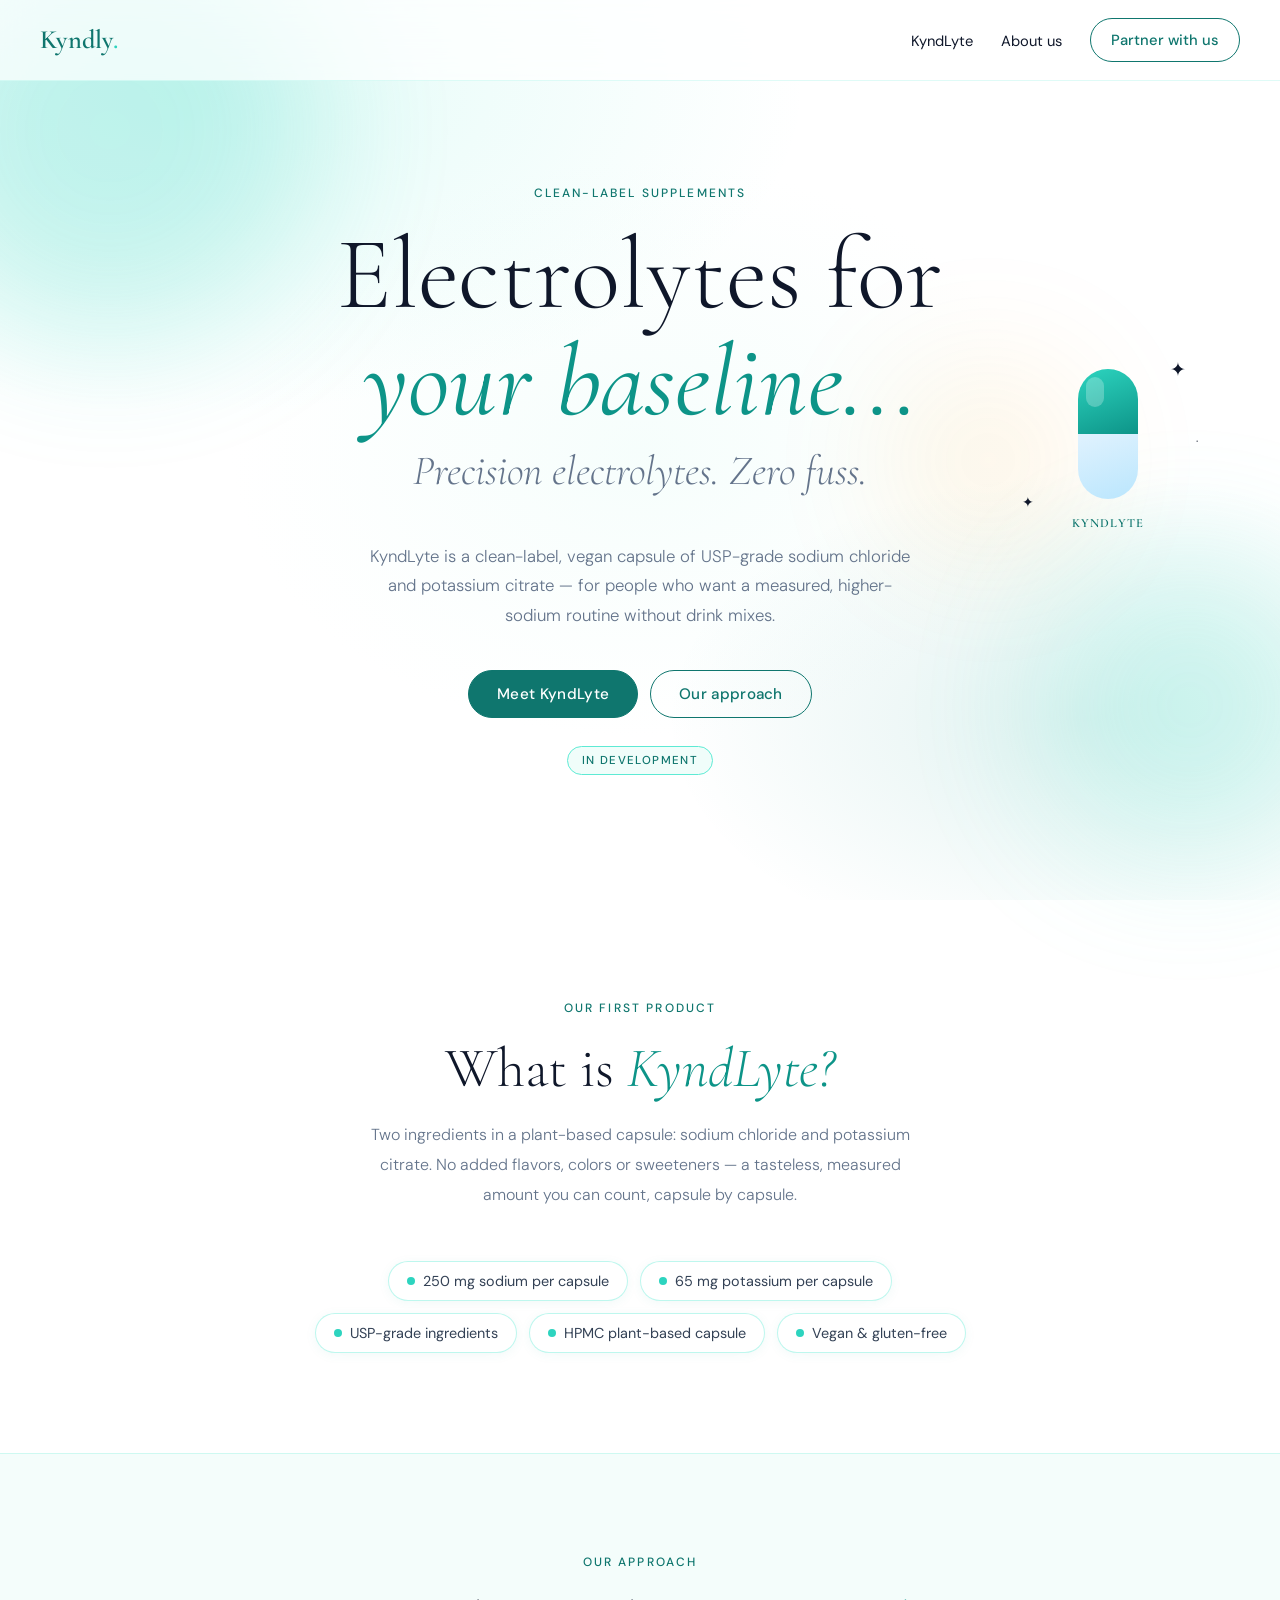
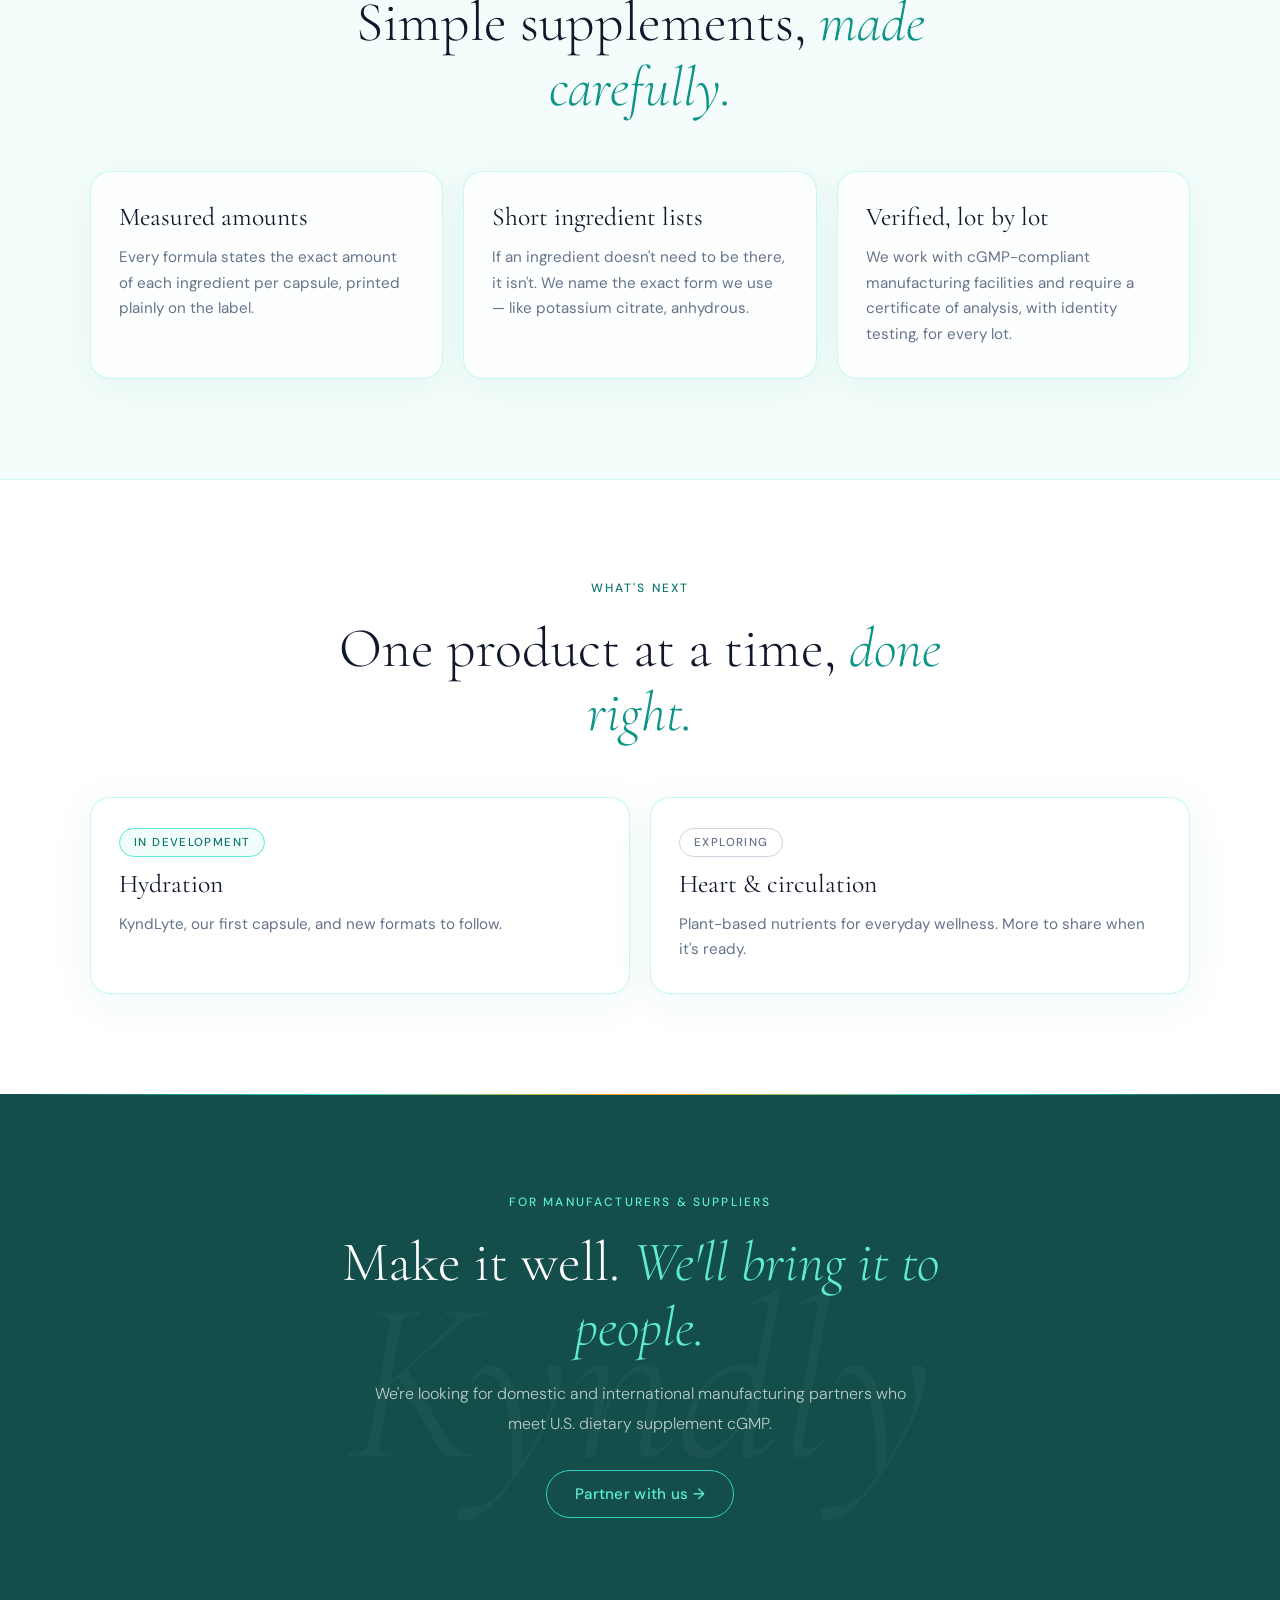
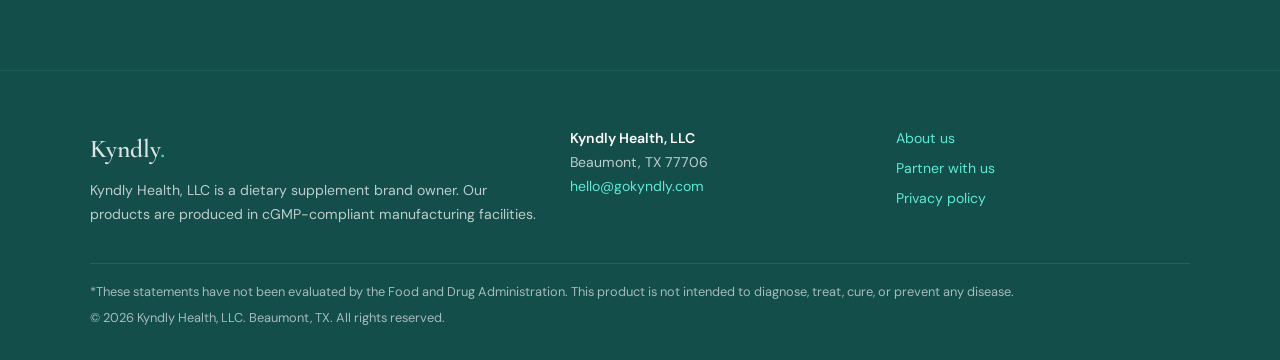
<file: index.html>
<!DOCTYPE html>
<html lang="en">

<head>
  <meta charset="UTF-8" />
  <meta name="viewport" content="width=device-width, initial-scale=1.0" />
  <title>Kyndly — Precision electrolytes. Zero fuss.</title>
  <meta name="description"
    content="KyndLyte is a clean-label, vegan capsule of USP-grade sodium chloride and potassium citrate from Kyndly Health, a Texas-based dietary supplement brand." />
  <link rel="canonical" href="https://www.gokyndly.com/" />
  <meta property="og:title" content="Kyndly — Precision electrolytes. Zero fuss." />
  <meta property="og:description"
    content="KyndLyte: a clean-label, vegan capsule of USP-grade sodium chloride and potassium citrate. In development." />
  <meta property="og:url" content="https://www.gokyndly.com/" />
  <meta property="og:type" content="website" />
  <meta name="theme-color" content="#0D9488" />
  <link rel="icon" href="/favicon.svg" type="image/svg+xml" />
  <link rel="icon" href="/favicon.ico" sizes="48x48" />
  <link rel="apple-touch-icon" href="/apple-touch-icon.png" />

  <link rel="preconnect" href="https://fonts.googleapis.com" />
  <link rel="preconnect" href="https://fonts.gstatic.com" crossorigin />
  <link
    href="https://fonts.googleapis.com/css2?family=Cormorant+Garamond:ital,wght@0,300;0,400;0,600;1,300;1,400&family=DM+Sans:ital,opsz,wght@0,9..40,300;0,9..40,400;0,9..40,500;0,9..40,600;1,9..40,300&display=swap"
    rel="stylesheet" />
  <link rel="stylesheet" href="/assets/site.css" />
</head>

<body>
  <a class="skip-link" href="#main">Skip to content</a>

  <div class="bg-mesh" aria-hidden="true"></div>
  <div class="orb orb-1" aria-hidden="true"></div>
  <div class="orb orb-2" aria-hidden="true"></div>
  <div class="orb orb-3" aria-hidden="true"></div>

  <header class="site-nav">
    <a href="/" class="nav-logo" aria-label="Kyndly home">Kyndly<span>.</span></a>
    <nav aria-label="Main">
      <ul class="nav-links">
        <li class="nav-hide-sm"><a href="#kyndlyte">KyndLyte</a></li>
        <li><a href="/about">About us</a></li>
        <li><a href="/partner" class="nav-cta">Partner with us</a></li>
      </ul>
    </nav>
  </header>

  <main id="main">

    <!-- Hero -->
    <section class="hero" id="home">

      <div class="capsule-visual" aria-hidden="true">
        <div class="capsule-wrap">
          <span class="capsule-sparkle">✦</span>
          <span class="capsule-sparkle">✦</span>
          <span class="capsule-sparkle">·</span>
          <div class="capsule">
            <div class="cap-top"></div>
            <div class="cap-bottom"></div>
          </div>
          <div class="capsule-label">KyndLyte</div>
        </div>
      </div>

      <p class="hero-eyebrow">Clean-label supplements</p>

      <h1 class="hero-title">
        Electrolytes for<br /><em>your baseline...</em>
      </h1>

      <p class="hero-subtitle">Precision electrolytes. Zero fuss.</p>

      <p class="hero-body">
        KyndLyte is a clean-label, vegan capsule of USP-grade sodium chloride and potassium citrate — for people who
        want a measured, higher-sodium routine without drink mixes.
      </p>

      <div class="btn-row hero-actions">
        <a class="btn btn-solid" href="#kyndlyte">Meet KyndLyte</a>
        <a class="btn btn-ghost" href="#approach">Our approach</a>
      </div>

      <p class="hero-status"><span class="badge">In development</span></p>
    </section>

    <!-- KyndLyte -->
    <section class="section" id="kyndlyte">
      <div class="section-inner">
        <div class="section-head">
          <p class="section-label reveal">Our first product</p>
          <h2 class="section-title reveal reveal-delay-1">What is <em>KyndLyte?</em></h2>
          <p class="section-body reveal reveal-delay-2">
            Two ingredients in a plant-based capsule: sodium chloride and potassium citrate. No added flavors, colors
            or sweeteners — a tasteless, measured amount you can count, capsule by capsule.
          </p>
        </div>
        <ul class="pill-grid reveal reveal-delay-3">
          <li class="pill"><span class="pill-dot"></span> 250 mg sodium per capsule</li>
          <li class="pill"><span class="pill-dot"></span> 65 mg potassium per capsule</li>
          <li class="pill"><span class="pill-dot"></span> USP-grade ingredients</li>
          <li class="pill"><span class="pill-dot"></span> HPMC plant-based capsule</li>
          <li class="pill"><span class="pill-dot"></span> Vegan &amp; gluten-free</li>
        </ul>
      </div>
    </section>

    <!-- Approach -->
    <section class="section section-tint" id="approach">
      <div class="section-inner">
        <div class="section-head">
          <p class="section-label reveal">Our approach</p>
          <h2 class="section-title reveal reveal-delay-1">Simple supplements, <em>made carefully.</em></h2>
        </div>
        <ul class="card-grid">
          <li class="card reveal">
            <h3>Measured amounts</h3>
            <p>Every formula states the exact amount of each ingredient per capsule, printed plainly on the label.</p>
          </li>
          <li class="card reveal reveal-delay-1">
            <h3>Short ingredient lists</h3>
            <p>If an ingredient doesn't need to be there, it isn't. We name the exact form we use — like potassium
              citrate, anhydrous.</p>
          </li>
          <li class="card reveal reveal-delay-2">
            <h3>Verified, lot by lot</h3>
            <p>We work with cGMP-compliant manufacturing facilities and require a certificate of analysis, with
              identity testing, for every lot.</p>
          </li>
        </ul>
      </div>
    </section>

    <!-- What's next -->
    <section class="section">
      <div class="section-inner">
        <div class="section-head">
          <p class="section-label reveal">What's next</p>
          <h2 class="section-title reveal reveal-delay-1">One product at a time, <em>done right.</em></h2>
        </div>
        <ul class="card-grid two">
          <li class="card reveal">
            <span class="badge">In development</span>
            <h3>Hydration</h3>
            <p>KyndLyte, our first capsule, and new formats to follow.</p>
          </li>
          <li class="card reveal reveal-delay-1">
            <span class="badge badge-muted">Exploring</span>
            <h3>Heart &amp; circulation</h3>
            <p>Plant-based nutrients for everyday wellness. More to share when it's ready.</p>
          </li>
        </ul>
      </div>
    </section>

    <!-- Partner band -->
    <section class="band-dark" aria-labelledby="partner-band-title">
      <div class="band-bg-text" aria-hidden="true">Kyndly</div>
      <div class="section-inner">
        <div class="section-head">
          <p class="section-label reveal">For manufacturers &amp; suppliers</p>
          <h2 class="section-title reveal reveal-delay-1" id="partner-band-title">Make it well. <em>We'll bring it to
              people.</em></h2>
          <p class="section-body reveal reveal-delay-2">We're looking for domestic and international manufacturing
            partners who meet U.S. dietary supplement cGMP.</p>
          <p class="band-cta reveal reveal-delay-3"><a class="btn btn-on-dark" href="/partner">Partner
              with us →</a></p>
        </div>
      </div>
    </section>

  </main>

  <footer class="site-footer">
    <div class="footer-inner">
      <div class="footer-cols">
        <div class="footer-col wide">
          <p class="footer-logo">Kyndly<span>.</span></p>
          <p>Kyndly Health, LLC is a dietary supplement brand owner. Our products are produced in cGMP-compliant
            manufacturing facilities.</p>
        </div>
        <div class="footer-col">
          <p><strong>Kyndly Health, LLC</strong><br />Beaumont, TX 77706<br /><a
              href="mailto:hello@gokyndly.com">hello@gokyndly.com</a></p>
        </div>
        <nav class="footer-col" aria-label="Footer">
          <ul class="footer-links">
            <li><a href="/about">About us</a></li>
            <li><a href="/partner">Partner with us</a></li>
            <li><a href="/privacy">Privacy policy</a></li>
          </ul>
        </nav>
      </div>
      <div class="footer-legal">
        <p>*These statements have not been evaluated by the Food and Drug Administration. This product is not intended
          to diagnose, treat, cure, or prevent any disease.</p>
        <p>© 2026 Kyndly Health, LLC. Beaumont, TX. All rights reserved.</p>
      </div>
    </div>
  </footer>

  <script src="/assets/site.js" defer></script>
</body>

</html>
</file>
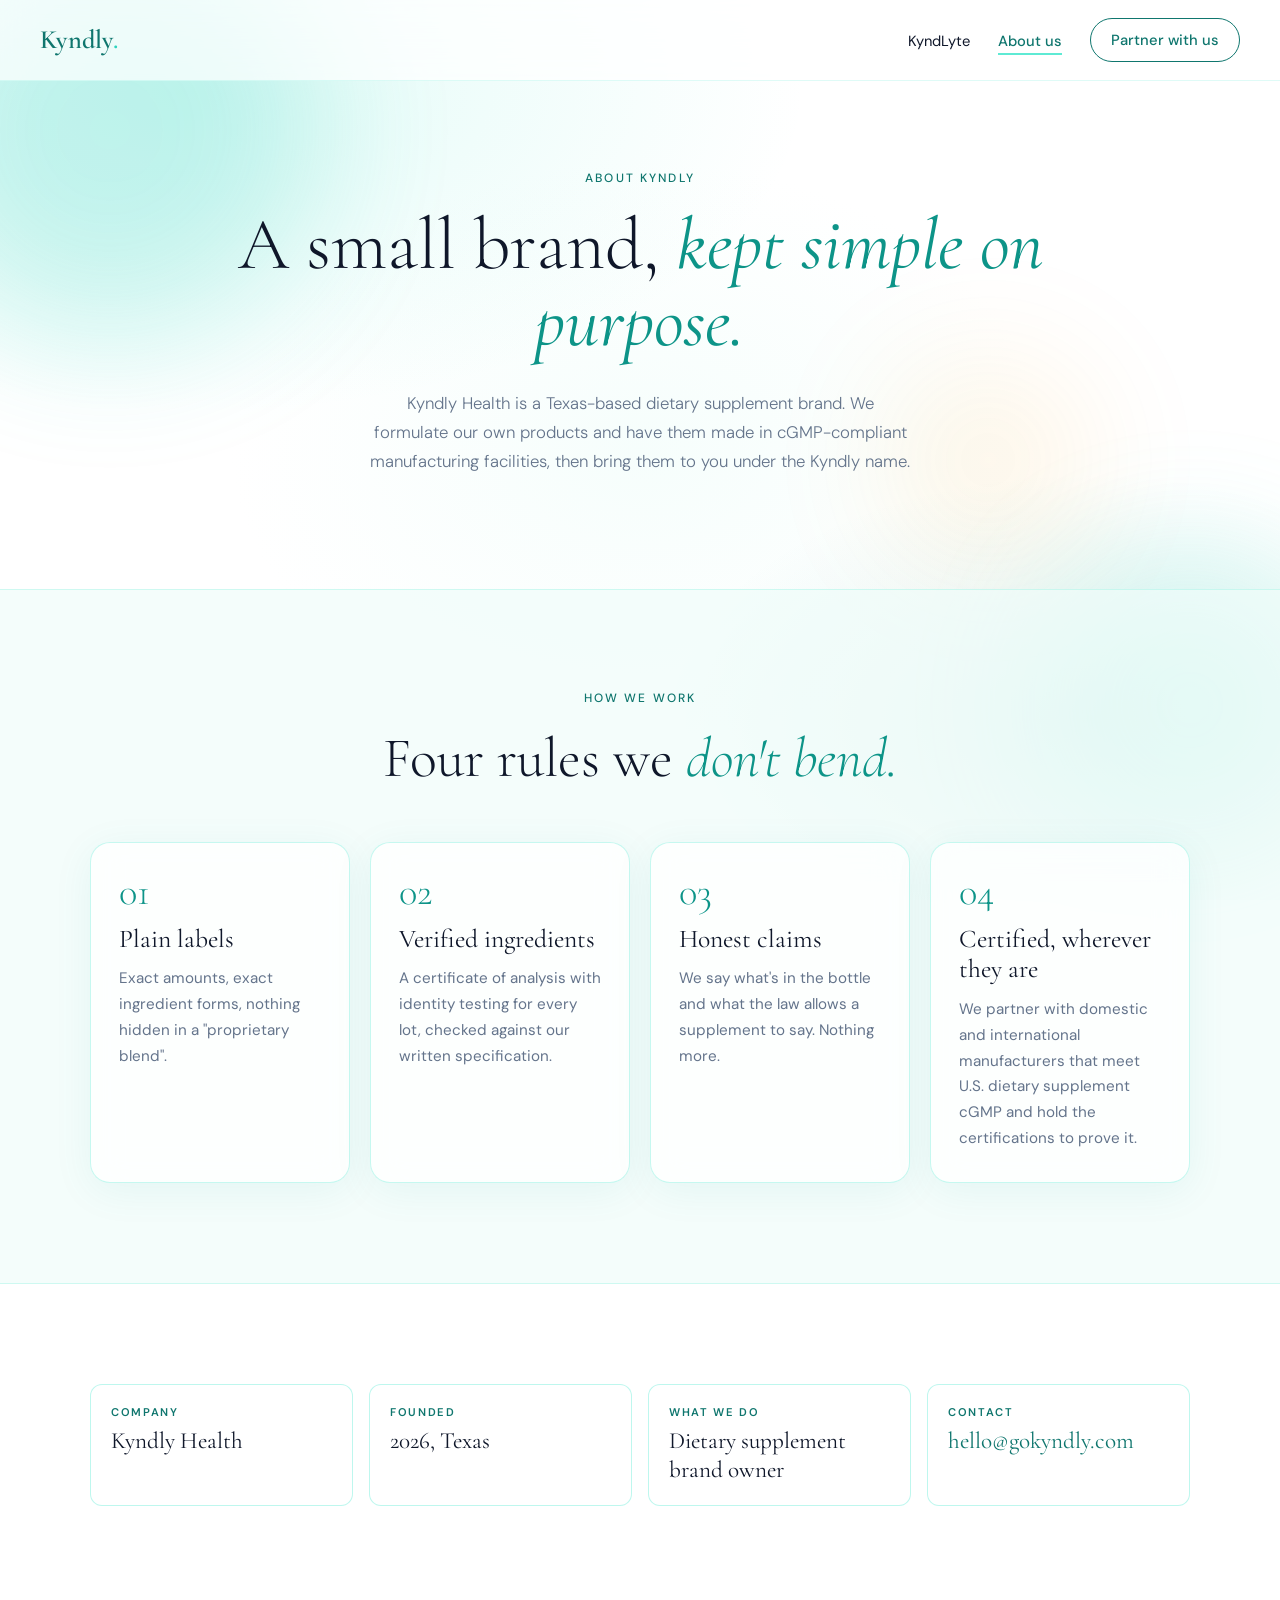
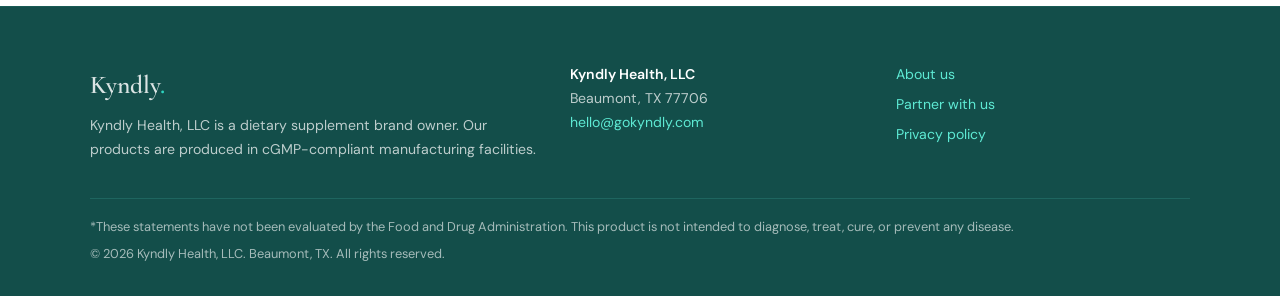
<file: about.html>
<!DOCTYPE html>
<html lang="en">

<head>
  <meta charset="UTF-8" />
  <meta name="viewport" content="width=device-width, initial-scale=1.0" />
  <title>About Kyndly</title>
  <meta name="description" content="Kyndly Health is a Texas-based dietary supplement brand." />
  <link rel="canonical" href="https://www.gokyndly.com/about" />
  <meta property="og:title" content="About Kyndly" />
  <meta property="og:description" content="Kyndly Health is a Texas-based dietary supplement brand." />
  <meta property="og:url" content="https://www.gokyndly.com/about" />
  <meta property="og:type" content="website" />
  <meta name="theme-color" content="#0D9488" />
  <link rel="icon" href="/favicon.svg" type="image/svg+xml" />
  <link rel="icon" href="/favicon.ico" sizes="48x48" />
  <link rel="apple-touch-icon" href="/apple-touch-icon.png" />

  <link rel="preconnect" href="https://fonts.googleapis.com" />
  <link rel="preconnect" href="https://fonts.gstatic.com" crossorigin />
  <link
    href="https://fonts.googleapis.com/css2?family=Cormorant+Garamond:ital,wght@0,300;0,400;0,600;1,300;1,400&family=DM+Sans:ital,opsz,wght@0,9..40,300;0,9..40,400;0,9..40,500;0,9..40,600;1,9..40,300&display=swap"
    rel="stylesheet" />
  <link rel="stylesheet" href="/assets/site.css" />
</head>

<body>
  <a class="skip-link" href="#main">Skip to content</a>

  <div class="bg-mesh" aria-hidden="true"></div>
  <div class="orb orb-1" aria-hidden="true"></div>
  <div class="orb orb-2" aria-hidden="true"></div>
  <div class="orb orb-3" aria-hidden="true"></div>

  <header class="site-nav">
    <a href="/" class="nav-logo" aria-label="Kyndly home">Kyndly<span>.</span></a>
    <nav aria-label="Main">
      <ul class="nav-links">
        <li class="nav-hide-sm"><a href="/#kyndlyte">KyndLyte</a></li>
        <li><a href="/about" aria-current="page">About us</a></li>
        <li><a href="/partner" class="nav-cta">Partner with us</a></li>
      </ul>
    </nav>
  </header>

  <main id="main">

    <section class="hero hero-short">
      <p class="hero-eyebrow">About Kyndly</p>
      <h1 class="hero-title">A small brand, <em>kept simple on purpose.</em></h1>
      <p class="hero-body">
        Kyndly Health is a Texas-based dietary supplement brand. We formulate our own products and have them made in
        cGMP-compliant manufacturing facilities, then bring them to you under the Kyndly name.
      </p>
    </section>

    <section class="section section-tint">
      <div class="section-inner">
        <div class="section-head">
          <p class="section-label reveal">How we work</p>
          <h2 class="section-title reveal reveal-delay-1">Four rules we <em>don't bend.</em></h2>
        </div>
        <ol class="card-grid">
          <li class="card reveal">
            <p class="card-num" aria-hidden="true">01</p>
            <h3>Plain labels</h3>
            <p>Exact amounts, exact ingredient forms, nothing hidden in a "proprietary blend".</p>
          </li>
          <li class="card reveal reveal-delay-1">
            <p class="card-num" aria-hidden="true">02</p>
            <h3>Verified ingredients</h3>
            <p>A certificate of analysis with identity testing for every lot, checked against our written
              specification.</p>
          </li>
          <li class="card reveal reveal-delay-2">
            <p class="card-num" aria-hidden="true">03</p>
            <h3>Honest claims</h3>
            <p>We say what's in the bottle and what the law allows a supplement to say. Nothing more.</p>
          </li>
          <li class="card reveal reveal-delay-3">
            <p class="card-num" aria-hidden="true">04</p>
            <h3>Certified, wherever they are</h3>
            <p>We partner with domestic and international manufacturers that meet U.S. dietary supplement cGMP and
              hold the certifications to prove it.</p>
          </li>
        </ol>
      </div>
    </section>

    <section class="section">
      <div class="section-inner">
        <ul class="facts reveal">
          <li class="fact">
            <p class="fact-label">Company</p>
            <p class="fact-value">Kyndly Health</p>
          </li>
          <li class="fact">
            <p class="fact-label">Founded</p>
            <p class="fact-value">2026, Texas</p>
          </li>
          <li class="fact">
            <p class="fact-label">What we do</p>
            <p class="fact-value">Dietary supplement brand owner</p>
          </li>
          <li class="fact">
            <p class="fact-label">Contact</p>
            <p class="fact-value"><a href="mailto:hello@gokyndly.com">hello@gokyndly.com</a></p>
          </li>
        </ul>
      </div>
    </section>

  </main>

  <footer class="site-footer">
    <div class="footer-inner">
      <div class="footer-cols">
        <div class="footer-col wide">
          <p class="footer-logo">Kyndly<span>.</span></p>
          <p>Kyndly Health, LLC is a dietary supplement brand owner. Our products are produced in cGMP-compliant
            manufacturing facilities.</p>
        </div>
        <div class="footer-col">
          <p><strong>Kyndly Health, LLC</strong><br />Beaumont, TX 77706<br /><a
              href="mailto:hello@gokyndly.com">hello@gokyndly.com</a></p>
        </div>
        <nav class="footer-col" aria-label="Footer">
          <ul class="footer-links">
            <li><a href="/about" aria-current="page">About us</a></li>
            <li><a href="/partner">Partner with us</a></li>
            <li><a href="/privacy">Privacy policy</a></li>
          </ul>
        </nav>
      </div>
      <div class="footer-legal">
        <p>*These statements have not been evaluated by the Food and Drug Administration. This product is not intended
          to diagnose, treat, cure, or prevent any disease.</p>
        <p>© 2026 Kyndly Health, LLC. Beaumont, TX. All rights reserved.</p>
      </div>
    </div>
  </footer>

  <script src="/assets/site.js" defer></script>
</body>

</html>
</file>
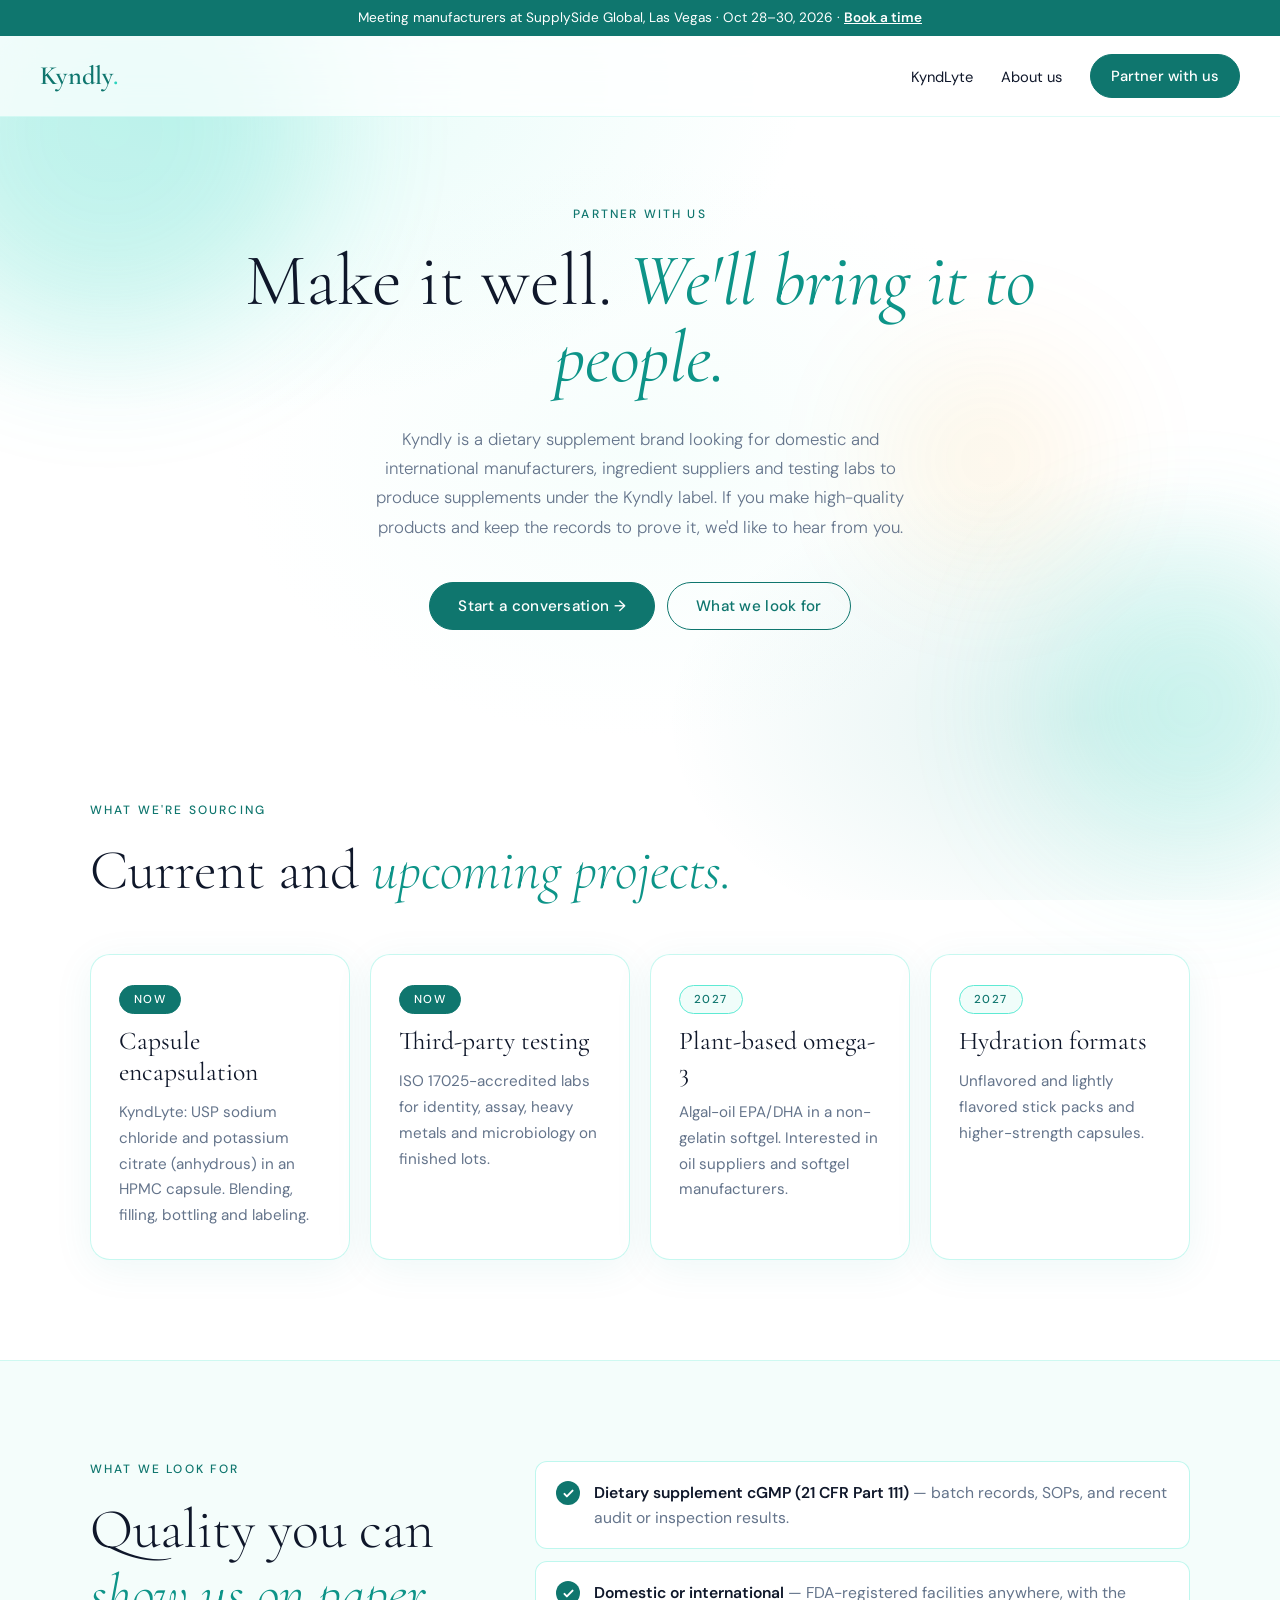
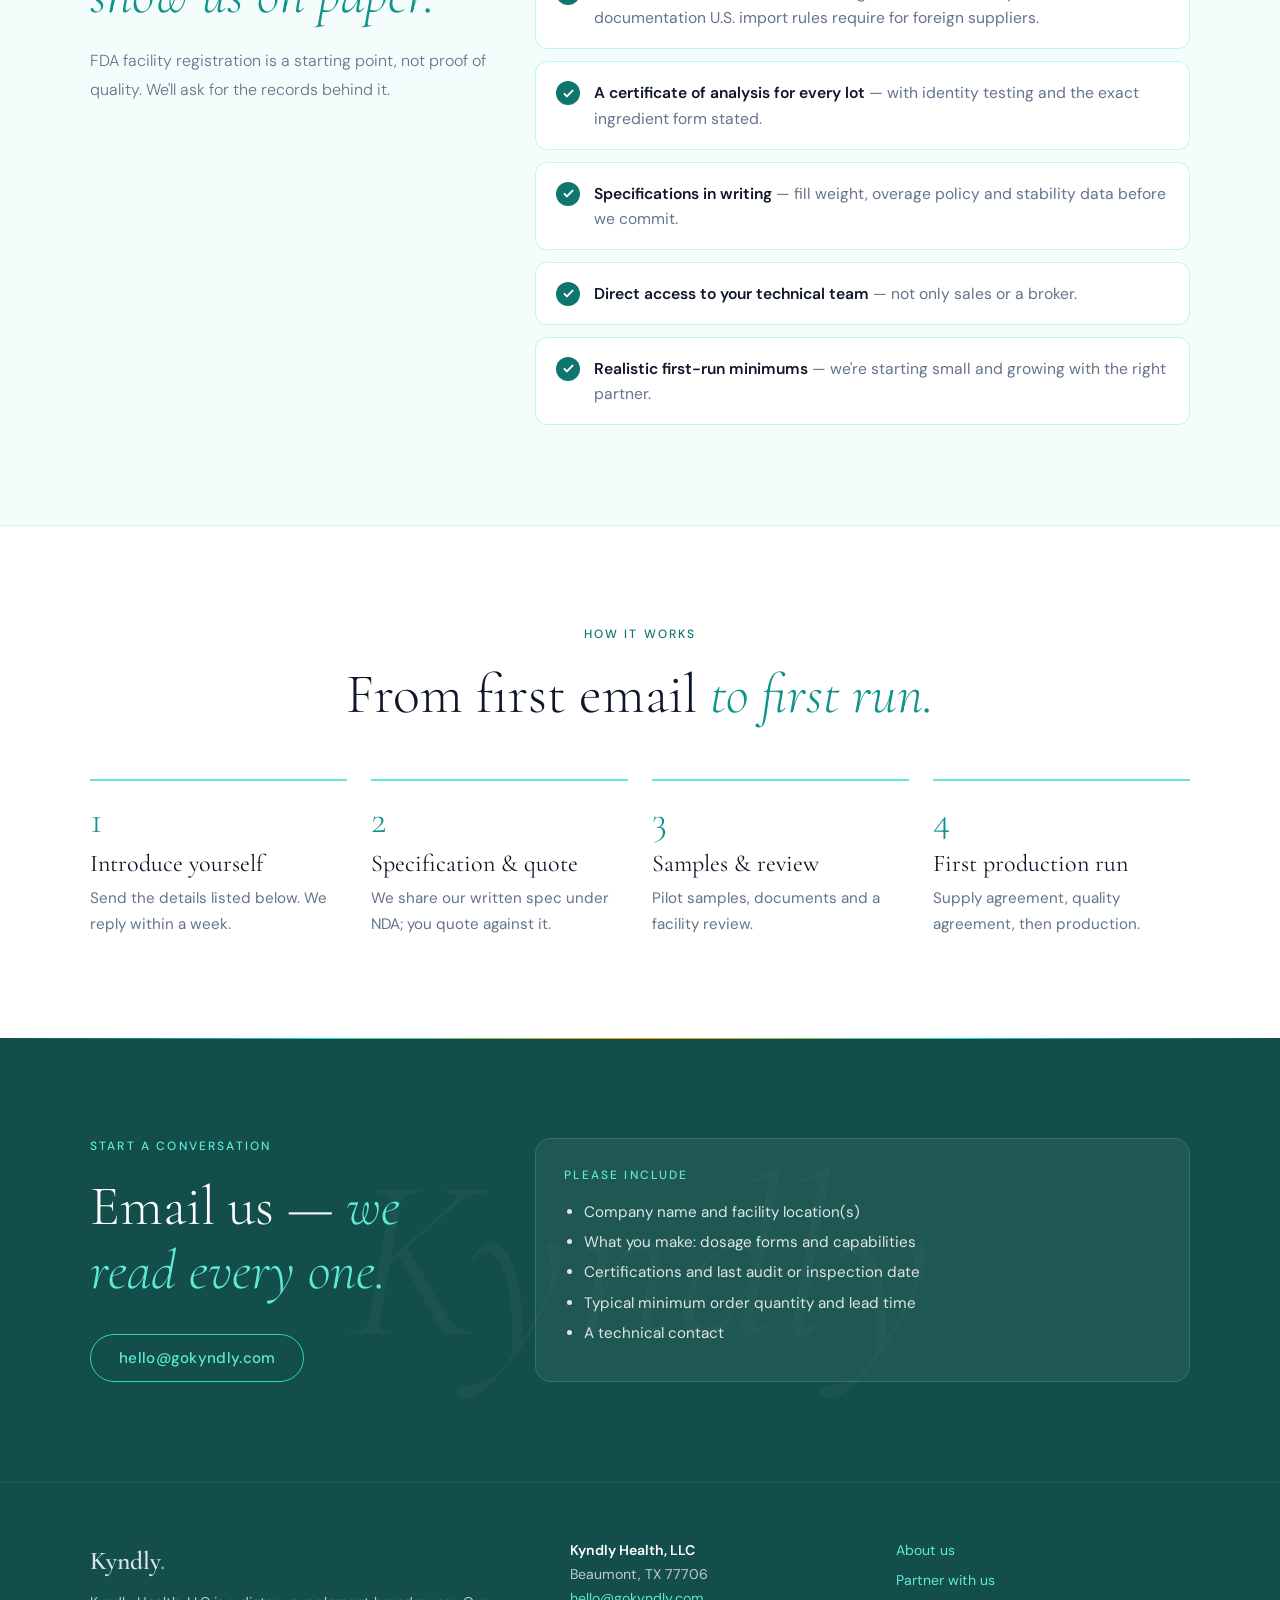
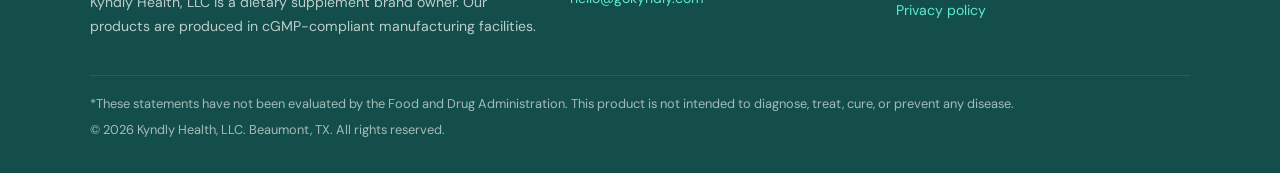
<file: partner.html>
<!DOCTYPE html>
<html lang="en">

<head>
  <meta charset="UTF-8" />
  <meta name="viewport" content="width=device-width, initial-scale=1.0" />
  <title>Partner with Kyndly</title>
  <meta name="description"
    content="Kyndly is looking for domestic and international manufacturers, ingredient suppliers and testing labs to produce supplements under the Kyndly label." />
  <link rel="canonical" href="https://www.gokyndly.com/partner" />
  <meta property="og:title" content="Partner with Kyndly" />
  <meta property="og:description"
    content="Kyndly is looking for domestic and international manufacturers, ingredient suppliers and testing labs to produce supplements under the Kyndly label." />
  <meta property="og:url" content="https://www.gokyndly.com/partner" />
  <meta property="og:type" content="website" />
  <meta name="theme-color" content="#0D9488" />
  <link rel="icon" href="/favicon.svg" type="image/svg+xml" />
  <link rel="icon" href="/favicon.ico" sizes="48x48" />
  <link rel="apple-touch-icon" href="/apple-touch-icon.png" />

  <link rel="preconnect" href="https://fonts.googleapis.com" />
  <link rel="preconnect" href="https://fonts.gstatic.com" crossorigin />
  <link
    href="https://fonts.googleapis.com/css2?family=Cormorant+Garamond:ital,wght@0,300;0,400;0,600;1,300;1,400&family=DM+Sans:ital,opsz,wght@0,9..40,300;0,9..40,400;0,9..40,500;0,9..40,600;1,9..40,300&display=swap"
    rel="stylesheet" />
  <link rel="stylesheet" href="/assets/site.css" />
</head>

<body class="has-strip">
  <a class="skip-link" href="#main">Skip to content</a>

  <!-- Event strip: remove after 2026-10-30 -->
  <p class="top-strip">Meeting manufacturers at SupplySide Global, Las Vegas · Oct 28–30, 2026 · <a
      href="mailto:hello@gokyndly.com?subject=SupplySide%20meeting">Book a time</a></p>

  <div class="bg-mesh" aria-hidden="true"></div>
  <div class="orb orb-1" aria-hidden="true"></div>
  <div class="orb orb-2" aria-hidden="true"></div>
  <div class="orb orb-3" aria-hidden="true"></div>

  <header class="site-nav">
    <a href="/" class="nav-logo" aria-label="Kyndly home">Kyndly<span>.</span></a>
    <nav aria-label="Main">
      <ul class="nav-links">
        <li class="nav-hide-sm"><a href="/#kyndlyte">KyndLyte</a></li>
        <li><a href="/about">About us</a></li>
        <li><a href="/partner" class="nav-cta" aria-current="page">Partner with us</a></li>
      </ul>
    </nav>
  </header>

  <main id="main">

    <section class="hero hero-short">
      <p class="hero-eyebrow">Partner with us</p>
      <h1 class="hero-title">Make it well. <em>We'll bring it to people.</em></h1>
      <p class="hero-body">
        Kyndly is a dietary supplement brand looking for domestic and international manufacturers, ingredient suppliers
        and testing labs to produce supplements under the Kyndly label. If you make high-quality products and keep the
        records to prove it, we'd like to hear from you.
      </p>
      <div class="btn-row hero-actions">
        <a class="btn btn-solid" href="#contact">Start a conversation →</a>
        <a class="btn btn-ghost" href="#standards">What we look for</a>
      </div>
    </section>

    <section class="section">
      <div class="section-inner">
        <div class="section-head left">
          <p class="section-label reveal">What we're sourcing</p>
          <h2 class="section-title reveal reveal-delay-1">Current and <em>upcoming projects.</em></h2>
        </div>
        <ul class="card-grid">
          <li class="card reveal">
            <span class="badge badge-solid">Now</span>
            <h3>Capsule encapsulation</h3>
            <p>KyndLyte: USP sodium chloride and potassium citrate (anhydrous) in an HPMC capsule. Blending, filling,
              bottling and labeling.</p>
          </li>
          <li class="card reveal reveal-delay-1">
            <span class="badge badge-solid">Now</span>
            <h3>Third-party testing</h3>
            <p>ISO 17025-accredited labs for identity, assay, heavy metals and microbiology on finished lots.</p>
          </li>
          <li class="card reveal reveal-delay-2">
            <span class="badge">2027</span>
            <h3>Plant-based omega-3</h3>
            <p>Algal-oil EPA/DHA in a non-gelatin softgel. Interested in oil suppliers and softgel manufacturers.</p>
          </li>
          <li class="card reveal reveal-delay-3">
            <span class="badge">2027</span>
            <h3>Hydration formats</h3>
            <p>Unflavored and lightly flavored stick packs and higher-strength capsules.</p>
          </li>
        </ul>
      </div>
    </section>

    <section class="section section-tint" id="standards">
      <div class="section-inner split">
        <div class="split-side">
          <p class="section-label reveal">What we look for</p>
          <h2 class="section-title reveal reveal-delay-1">Quality you can <em>show us on paper.</em></h2>
          <p class="section-body reveal reveal-delay-2">FDA facility registration is a starting point, not proof of
            quality. We'll ask for the records behind it.</p>
        </div>
        <ul class="checklist split-main reveal">
          <li><span class="check-dot" aria-hidden="true"><svg viewBox="0 0 16 16" fill="none" stroke="currentColor"
                stroke-width="2.4" stroke-linecap="round" stroke-linejoin="round">
                <path d="M3 8.5l3 3 7-7" />
              </svg></span><span><strong>Dietary supplement cGMP (21 CFR Part 111)</strong> — batch records, SOPs, and
              recent audit or inspection results.</span></li>
          <li><span class="check-dot" aria-hidden="true"><svg viewBox="0 0 16 16" fill="none" stroke="currentColor"
                stroke-width="2.4" stroke-linecap="round" stroke-linejoin="round">
                <path d="M3 8.5l3 3 7-7" />
              </svg></span><span><strong>Domestic or international</strong> — FDA-registered facilities anywhere, with
              the documentation U.S. import rules require for foreign suppliers.</span></li>
          <li><span class="check-dot" aria-hidden="true"><svg viewBox="0 0 16 16" fill="none" stroke="currentColor"
                stroke-width="2.4" stroke-linecap="round" stroke-linejoin="round">
                <path d="M3 8.5l3 3 7-7" />
              </svg></span><span><strong>A certificate of analysis for every lot</strong> — with identity testing and
              the exact ingredient form stated.</span></li>
          <li><span class="check-dot" aria-hidden="true"><svg viewBox="0 0 16 16" fill="none" stroke="currentColor"
                stroke-width="2.4" stroke-linecap="round" stroke-linejoin="round">
                <path d="M3 8.5l3 3 7-7" />
              </svg></span><span><strong>Specifications in writing</strong> — fill weight, overage policy and stability
              data before we commit.</span></li>
          <li><span class="check-dot" aria-hidden="true"><svg viewBox="0 0 16 16" fill="none" stroke="currentColor"
                stroke-width="2.4" stroke-linecap="round" stroke-linejoin="round">
                <path d="M3 8.5l3 3 7-7" />
              </svg></span><span><strong>Direct access to your technical team</strong> — not only sales or a
              broker.</span></li>
          <li><span class="check-dot" aria-hidden="true"><svg viewBox="0 0 16 16" fill="none" stroke="currentColor"
                stroke-width="2.4" stroke-linecap="round" stroke-linejoin="round">
                <path d="M3 8.5l3 3 7-7" />
              </svg></span><span><strong>Realistic first-run minimums</strong> — we're starting small and growing with
              the right partner.</span></li>
        </ul>
      </div>
    </section>

    <section class="section">
      <div class="section-inner">
        <div class="section-head">
          <p class="section-label reveal">How it works</p>
          <h2 class="section-title reveal reveal-delay-1">From first email <em>to first run.</em></h2>
        </div>
        <ol class="steps reveal reveal-delay-2">
          <li>
            <p class="card-num" aria-hidden="true">1</p>
            <h3>Introduce yourself</h3>
            <p>Send the details listed below. We reply within a week.</p>
          </li>
          <li>
            <p class="card-num" aria-hidden="true">2</p>
            <h3>Specification &amp; quote</h3>
            <p>We share our written spec under NDA; you quote against it.</p>
          </li>
          <li>
            <p class="card-num" aria-hidden="true">3</p>
            <h3>Samples &amp; review</h3>
            <p>Pilot samples, documents and a facility review.</p>
          </li>
          <li>
            <p class="card-num" aria-hidden="true">4</p>
            <h3>First production run</h3>
            <p>Supply agreement, quality agreement, then production.</p>
          </li>
        </ol>
      </div>
    </section>

    <section class="band-dark" id="contact" aria-labelledby="contact-title">
      <div class="band-bg-text" aria-hidden="true">Kyndly</div>
      <div class="section-inner split">
        <div class="split-side">
          <p class="section-label reveal">Start a conversation</p>
          <h2 class="section-title reveal reveal-delay-1" id="contact-title">Email us — <em>we read every one.</em></h2>
          <p class="band-cta reveal reveal-delay-2"><a class="btn btn-on-dark"
              href="mailto:hello@gokyndly.com?subject=Partnership%20inquiry">hello@gokyndly.com</a></p>
        </div>
        <div class="split-main band-panel reveal reveal-delay-2">
          <p class="section-label" style="margin-bottom: 0;">Please include</p>
          <ul>
            <li>Company name and facility location(s)</li>
            <li>What you make: dosage forms and capabilities</li>
            <li>Certifications and last audit or inspection date</li>
            <li>Typical minimum order quantity and lead time</li>
            <li>A technical contact</li>
          </ul>
        </div>
      </div>
    </section>

  </main>

  <footer class="site-footer">
    <div class="footer-inner">
      <div class="footer-cols">
        <div class="footer-col wide">
          <p class="footer-logo">Kyndly<span>.</span></p>
          <p>Kyndly Health, LLC is a dietary supplement brand owner. Our products are produced in cGMP-compliant
            manufacturing facilities.</p>
        </div>
        <div class="footer-col">
          <p><strong>Kyndly Health, LLC</strong><br />Beaumont, TX 77706<br /><a
              href="mailto:hello@gokyndly.com">hello@gokyndly.com</a></p>
        </div>
        <nav class="footer-col" aria-label="Footer">
          <ul class="footer-links">
            <li><a href="/about">About us</a></li>
            <li><a href="/partner" aria-current="page">Partner with us</a></li>
            <li><a href="/privacy">Privacy policy</a></li>
          </ul>
        </nav>
      </div>
      <div class="footer-legal">
        <p>*These statements have not been evaluated by the Food and Drug Administration. This product is not intended
          to diagnose, treat, cure, or prevent any disease.</p>
        <p>© 2026 Kyndly Health, LLC. Beaumont, TX. All rights reserved.</p>
      </div>
    </div>
  </footer>

  <script src="/assets/site.js" defer></script>
</body>

</html>
</file>
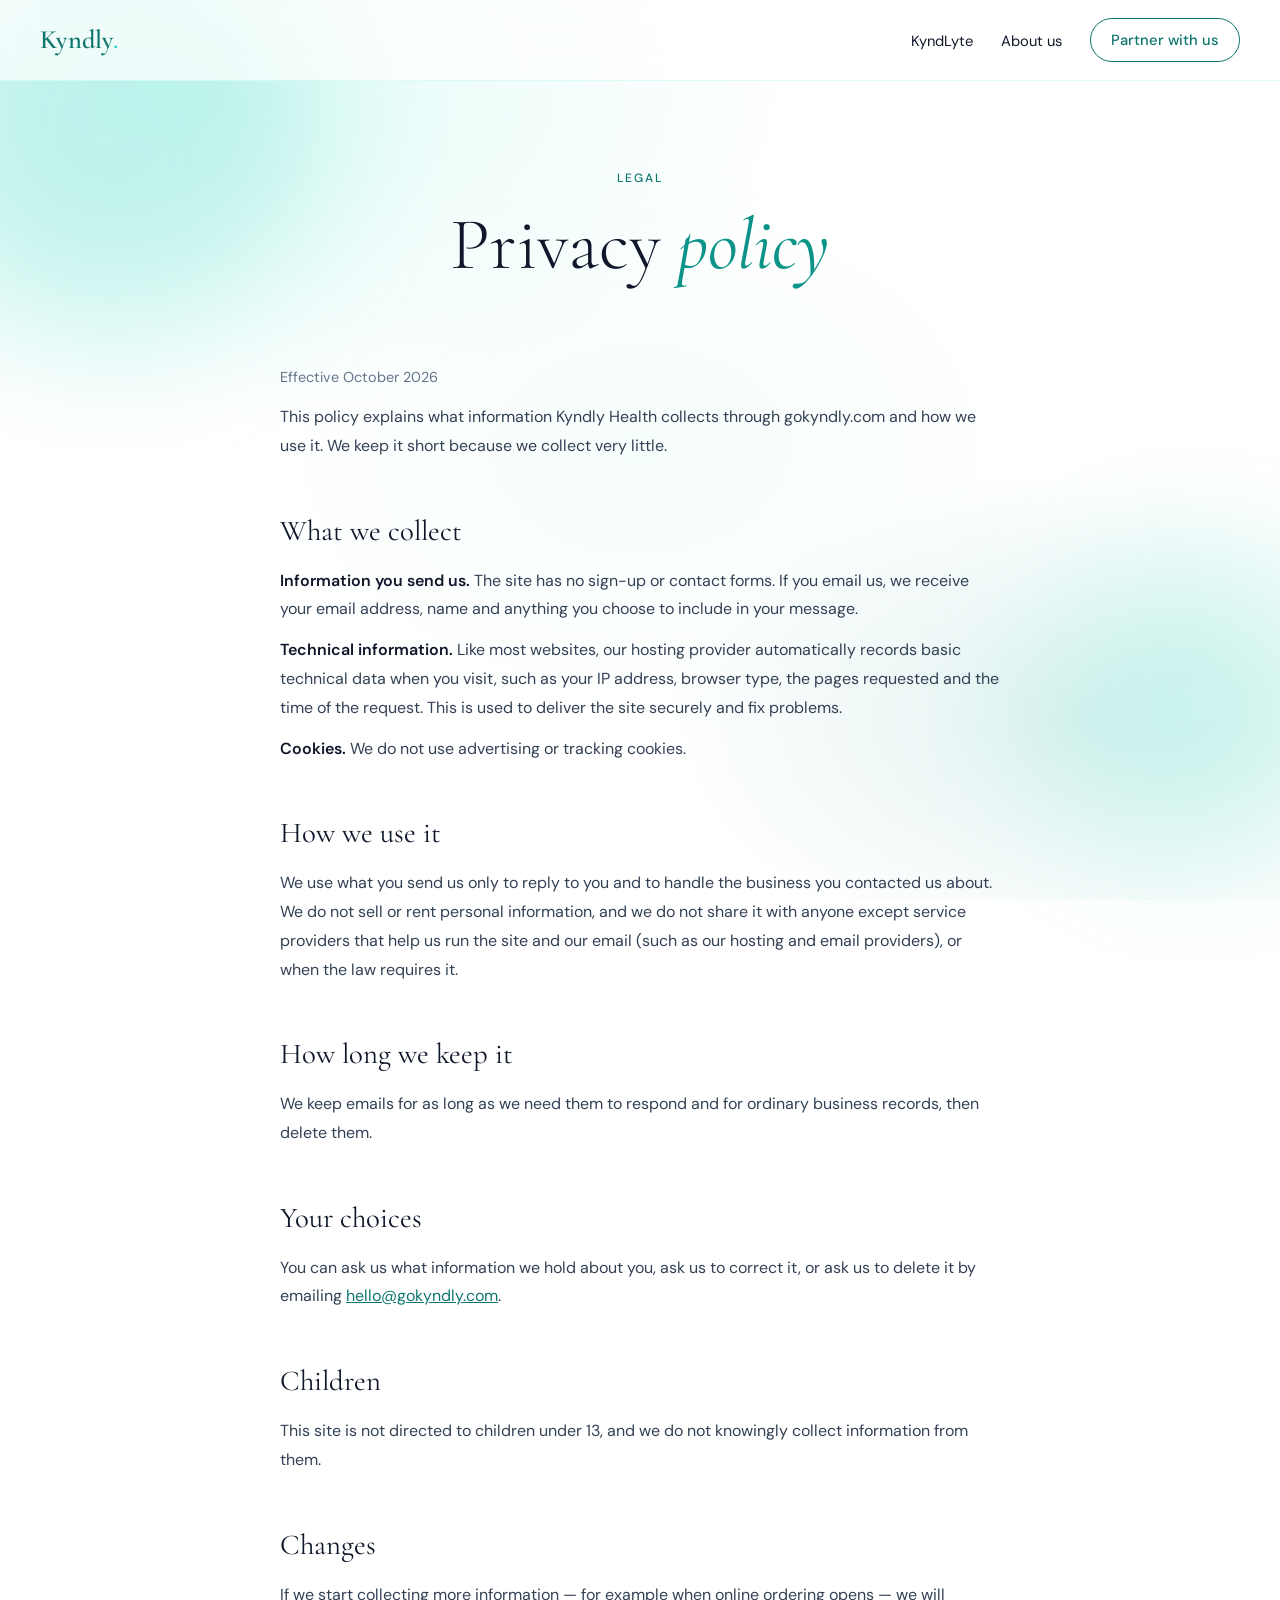
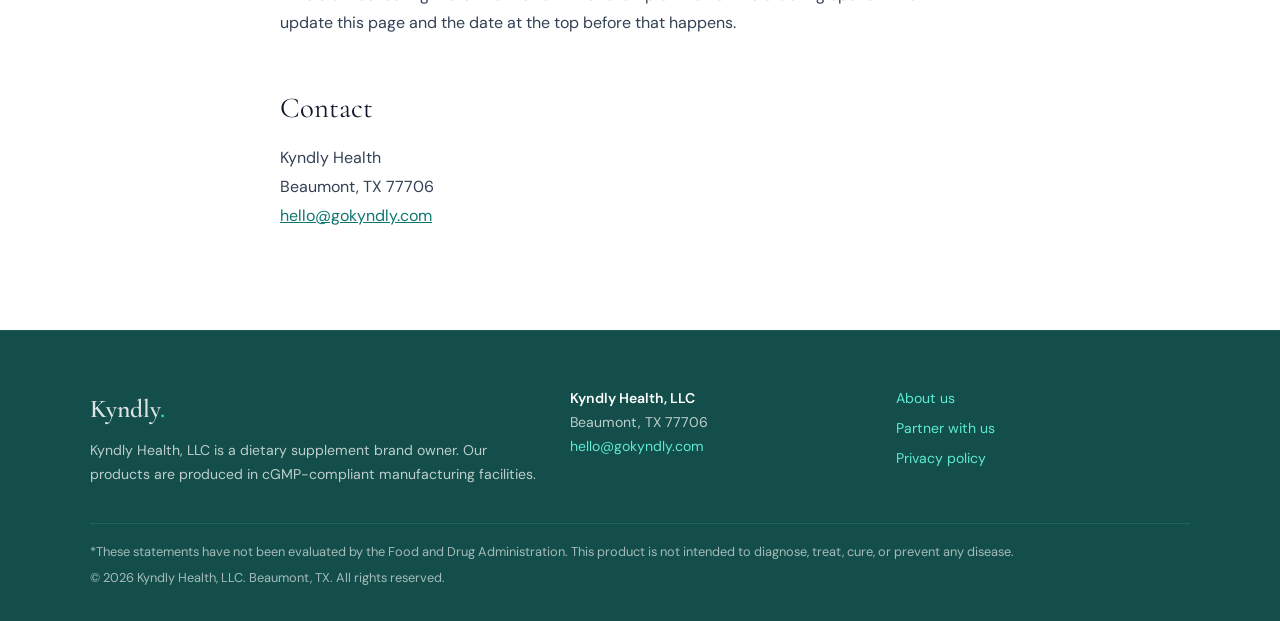
<file: privacy.html>
<!DOCTYPE html>
<html lang="en">

<head>
  <meta charset="UTF-8" />
  <meta name="viewport" content="width=device-width, initial-scale=1.0" />
  <title>Privacy policy — Kyndly</title>
  <meta name="description" content="How Kyndly Health handles information collected through gokyndly.com." />
  <link rel="canonical" href="https://www.gokyndly.com/privacy" />
  <meta name="theme-color" content="#0D9488" />
  <link rel="icon" href="/favicon.svg" type="image/svg+xml" />
  <link rel="icon" href="/favicon.ico" sizes="48x48" />
  <link rel="apple-touch-icon" href="/apple-touch-icon.png" />

  <link rel="preconnect" href="https://fonts.googleapis.com" />
  <link rel="preconnect" href="https://fonts.gstatic.com" crossorigin />
  <link
    href="https://fonts.googleapis.com/css2?family=Cormorant+Garamond:ital,wght@0,300;0,400;0,600;1,300;1,400&family=DM+Sans:ital,opsz,wght@0,9..40,300;0,9..40,400;0,9..40,500;0,9..40,600;1,9..40,300&display=swap"
    rel="stylesheet" />
  <link rel="stylesheet" href="/assets/site.css" />
</head>

<body>
  <a class="skip-link" href="#main">Skip to content</a>

  <div class="bg-mesh" aria-hidden="true"></div>
  <div class="orb orb-1" aria-hidden="true"></div>
  <div class="orb orb-2" aria-hidden="true"></div>

  <header class="site-nav">
    <a href="/" class="nav-logo" aria-label="Kyndly home">Kyndly<span>.</span></a>
    <nav aria-label="Main">
      <ul class="nav-links">
        <li class="nav-hide-sm"><a href="/#kyndlyte">KyndLyte</a></li>
        <li><a href="/about">About us</a></li>
        <li><a href="/partner" class="nav-cta">Partner with us</a></li>
      </ul>
    </nav>
  </header>

  <main id="main">
    <section class="hero hero-short">
      <p class="hero-eyebrow">Legal</p>
      <h1 class="hero-title">Privacy <em>policy</em></h1>
    </section>

    <section class="section" style="padding-top: 0;">
      <article class="prose">
        <p class="meta">Effective October 2026</p>
        <p>This policy explains what information Kyndly Health collects through gokyndly.com and how we use it. We keep
          it short because we collect very little.</p>

        <h2>What we collect</h2>
        <p><strong>Information you send us.</strong> The site has no sign-up or contact forms. If you email us, we
          receive your email address, name and anything you choose to include in your message.</p>
        <p><strong>Technical information.</strong> Like most websites, our hosting provider automatically records basic
          technical data when you visit, such as your IP address, browser type, the pages requested and the time of the
          request. This is used to deliver the site securely and fix problems.</p>
        <p><strong>Cookies.</strong> We do not use advertising or tracking cookies.</p>

        <h2>How we use it</h2>
        <p>We use what you send us only to reply to you and to handle the business you contacted us about. We do not
          sell or rent personal information, and we do not share it with anyone except service providers that help us
          run the site and our email (such as our hosting and email providers), or when the law requires it.</p>

        <h2>How long we keep it</h2>
        <p>We keep emails for as long as we need them to respond and for ordinary business records, then delete them.
        </p>

        <h2>Your choices</h2>
        <p>You can ask us what information we hold about you, ask us to correct it, or ask us to delete it by emailing
          <a href="mailto:hello@gokyndly.com">hello@gokyndly.com</a>.</p>

        <h2>Children</h2>
        <p>This site is not directed to children under 13, and we do not knowingly collect information from them.</p>

        <h2>Changes</h2>
        <p>If we start collecting more information — for example when online ordering opens — we will update this page
          and the date at the top before that happens.</p>

        <h2>Contact</h2>
        <p>Kyndly Health<br />Beaumont, TX 77706<br /><a
            href="mailto:hello@gokyndly.com">hello@gokyndly.com</a></p>
      </article>
    </section>
  </main>

  <footer class="site-footer">
    <div class="footer-inner">
      <div class="footer-cols">
        <div class="footer-col wide">
          <p class="footer-logo">Kyndly<span>.</span></p>
          <p>Kyndly Health, LLC is a dietary supplement brand owner. Our products are produced in cGMP-compliant
            manufacturing facilities.</p>
        </div>
        <div class="footer-col">
          <p><strong>Kyndly Health, LLC</strong><br />Beaumont, TX 77706<br /><a
              href="mailto:hello@gokyndly.com">hello@gokyndly.com</a></p>
        </div>
        <nav class="footer-col" aria-label="Footer">
          <ul class="footer-links">
            <li><a href="/about">About us</a></li>
            <li><a href="/partner">Partner with us</a></li>
            <li><a href="/privacy" aria-current="page">Privacy policy</a></li>
          </ul>
        </nav>
      </div>
      <div class="footer-legal">
        <p>*These statements have not been evaluated by the Food and Drug Administration. This product is not intended
          to diagnose, treat, cure, or prevent any disease.</p>
        <p>© 2026 Kyndly Health, LLC. Beaumont, TX. All rights reserved.</p>
      </div>
    </div>
  </footer>

  <script src="/assets/site.js" defer></script>
</body>

</html>
</file>
<file: assets/site.css>
/* Kyndly — shared site styles.
   Look carried over from the original index.html (Oct 2026 restructure).
   Brand values: see the Kyndly brand kit. Small teal text uses --teal-700 for contrast. */

/* ── Reset & Base ─────────────────────────────────────── */
*, *::before, *::after { box-sizing: border-box; margin: 0; padding: 0; }

:root {
  --teal-50: #F0FDFA;
  --teal-100: #CCFBF1;
  --teal-300: #5EEAD4;
  --teal-400: #2DD4BF;
  --teal-500: #14B8A6;
  --teal-600: #0D9488;
  --teal-700: #0F766E;
  --teal-800: #115E59;
  --teal-900: #134E4A;
  --slate-50: #F8FAFC;
  --slate-100: #F1F5F9;
  --slate-300: #CBD5E1;
  --slate-500: #64748B;
  --slate-700: #334155;
  --slate-900: #0F172A;
  --amber: #F59E0B;
  --amber-lt: #FDE68A;
  --white: #FFFFFF;
  --font-display: 'Cormorant Garamond', Georgia, serif;
  --font-body: 'DM Sans', sans-serif;
  --ease-out-expo: cubic-bezier(0.16, 1, 0.3, 1);
  --nav-h: 80px;
}

html { scroll-behavior: smooth; scroll-padding-top: calc(var(--nav-h) + 16px); }

body {
  font-family: var(--font-body);
  background-color: var(--white);
  color: var(--slate-900);
  overflow-x: hidden;
  -webkit-font-smoothing: antialiased;
}

a { color: var(--teal-700); }
a:hover { color: var(--teal-800); }
:focus-visible { outline: 2px solid var(--teal-700); outline-offset: 3px; border-radius: 4px; }

.skip-link {
  position: absolute; left: 16px; top: -48px; z-index: 200;
  background: var(--teal-700); color: var(--white); padding: 10px 16px; border-radius: 8px; text-decoration: none;
}
.skip-link:focus { top: 12px; color: var(--white); }

/* ── Mesh Background & Orbs ───────────────────────────── */
.bg-mesh {
  position: fixed; inset: 0; z-index: -1;
  background:
    radial-gradient(ellipse 80% 60% at 15% 10%, rgba(94, 234, 212, 0.18) 0%, transparent 60%),
    radial-gradient(ellipse 60% 50% at 85% 80%, rgba(13, 148, 136, 0.12) 0%, transparent 55%),
    radial-gradient(ellipse 40% 40% at 50% 50%, rgba(240, 253, 250, 0.6) 0%, transparent 80%),
    var(--white);
}

.orb {
  position: fixed; border-radius: 50%; filter: blur(70px); opacity: 0.22;
  pointer-events: none; z-index: -1;
  animation: drift 18s ease-in-out infinite alternate;
}
.orb-1 { width: 420px; height: 420px; background: var(--teal-400); top: -80px; left: -100px; animation-duration: 20s; }
.orb-2 { width: 300px; height: 300px; background: var(--teal-300); bottom: 5%; right: -60px; animation-duration: 25s; animation-delay: -8s; }
.orb-3 { width: 200px; height: 200px; background: var(--amber); top: 40%; right: 15%; animation-duration: 22s; animation-delay: -4s; opacity: 0.10; }

@keyframes drift {
  from { transform: translate(0, 0) scale(1); }
  to { transform: translate(40px, 30px) scale(1.08); }
}

/* ── Navigation ───────────────────────────────────────── */
.site-nav {
  position: fixed; top: 0; left: 0; right: 0; z-index: 100;
  display: flex; align-items: center; justify-content: space-between; flex-wrap: wrap; gap: 12px;
  padding: 18px 40px;
  background: rgba(255, 255, 255, 0.72);
  backdrop-filter: blur(16px); -webkit-backdrop-filter: blur(16px);
  border-bottom: 1px solid rgba(94, 234, 212, 0.2);
  animation: slideDown 0.7s var(--ease-out-expo) both;
}
.site-nav.with-strip { top: var(--strip-h, 0px); }

@keyframes slideDown {
  from { transform: translateY(-100%); opacity: 0; }
  to { transform: translateY(0); opacity: 1; }
}

.nav-logo {
  font-family: var(--font-display); font-size: 1.65rem; font-weight: 600;
  color: var(--teal-700); letter-spacing: 0.01em; text-decoration: none;
}
.nav-logo:hover { color: var(--teal-700); }
.nav-logo span { color: var(--teal-400); }

.nav-links { display: flex; align-items: center; gap: 28px; list-style: none; }
.nav-links a { font-size: 0.92rem; color: var(--slate-900); text-decoration: none; }
.nav-links a:hover { color: var(--teal-700); }
.nav-links a[aria-current="page"]:not(.nav-cta) { color: var(--teal-700); font-weight: 500; border-bottom: 2px solid var(--teal-300); padding-bottom: 2px; }

.nav-cta {
  display: inline-flex; align-items: center; min-height: 44px; padding: 0 20px;
  border: 1.5px solid var(--teal-700); border-radius: 999px;
  color: var(--teal-700) !important; font-weight: 500;
  transition: background 0.2s ease, color 0.2s ease;
}
.nav-cta:hover, .nav-cta[aria-current="page"] { background: var(--teal-700); color: var(--white) !important; }

/* ── Buttons & badges ─────────────────────────────────── */
.btn-row { display: flex; flex-wrap: wrap; justify-content: center; gap: 12px; }

.btn {
  display: inline-flex; align-items: center; justify-content: center; gap: 8px;
  min-height: 48px; padding: 0 28px; border-radius: 999px;
  font-family: var(--font-body); font-size: 0.95rem; font-weight: 500; letter-spacing: 0.02em;
  text-decoration: none; cursor: pointer;
  transition: background 0.2s ease, color 0.2s ease, transform 0.15s ease, box-shadow 0.2s ease;
}
.btn-solid { background: var(--teal-700); color: var(--white); border: 1.5px solid var(--teal-700); }
.btn-solid:hover { background: var(--teal-800); border-color: var(--teal-800); color: var(--white); transform: translateY(-1px); box-shadow: 0 6px 24px rgba(13, 148, 136, 0.3); }
.btn-ghost { background: transparent; color: var(--teal-700); border: 1.5px solid var(--teal-700); }
.btn-ghost:hover { background: var(--teal-50); color: var(--teal-800); }
.btn-on-dark { background: transparent; color: var(--teal-300); border: 1.5px solid var(--teal-400); }
.btn-on-dark:hover { background: var(--teal-400); color: var(--teal-900); transform: translateY(-1px); }

.badge {
  display: inline-block; font-size: 0.72rem; font-weight: 500; letter-spacing: 0.12em; text-transform: uppercase;
  color: var(--teal-700); background: var(--teal-50); border: 1px solid var(--teal-300);
  padding: 6px 14px; border-radius: 999px;
}
.badge-muted { color: var(--slate-500); background: var(--white); border-color: var(--slate-300); }
.badge-solid { color: var(--white); background: var(--teal-700); border-color: var(--teal-700); }

/* ── Hero ─────────────────────────────────────────────── */
.hero {
  min-height: 100svh; display: flex; flex-direction: column; align-items: center; justify-content: center;
  text-align: center; padding: 140px 24px 80px; position: relative;
}
.hero-short { min-height: 0; padding: 170px 24px 72px; }

.hero-eyebrow, .section-label {
  font-family: var(--font-body); font-size: 0.75rem; font-weight: 500; letter-spacing: 0.18em;
  text-transform: uppercase; color: var(--teal-700); margin-bottom: 20px;
}
.hero-eyebrow { opacity: 0; animation: fadeUp 0.8s var(--ease-out-expo) 0.3s both; }

.hero-title {
  font-family: var(--font-display); font-size: clamp(3rem, 8vw, 6.5rem); font-weight: 300; line-height: 1.05;
  color: var(--slate-900); max-width: 860px; margin-bottom: 10px;
  opacity: 0; animation: fadeUp 1s var(--ease-out-expo) 0.45s both;
}
.hero-short .hero-title { font-size: clamp(2.6rem, 6vw, 4.6rem); }
.hero-title em { font-style: italic; color: var(--teal-600); font-weight: 400; }

.hero-subtitle {
  font-family: var(--font-display); font-size: clamp(1.5rem, 3.5vw, 2.6rem); font-weight: 300; font-style: italic;
  color: var(--slate-500); margin-bottom: 28px;
  opacity: 0; animation: fadeUp 0.9s var(--ease-out-expo) 0.6s both;
}

.hero-body {
  font-size: 1.05rem; font-weight: 300; color: var(--slate-500); max-width: 540px; line-height: 1.75;
  margin: 18px auto 40px; opacity: 0; animation: fadeUp 0.9s var(--ease-out-expo) 0.75s both;
}
.hero-actions { opacity: 0; animation: fadeUp 1s var(--ease-out-expo) 0.9s both; }
.hero-status { margin-top: 28px; opacity: 0; animation: fadeIn 1s ease 1.1s both; }

/* ── Floating Capsule Visual ──────────────────────────── */
.capsule-visual {
  position: absolute; right: 8%; top: 50%; transform: translateY(-50%);
  opacity: 0; animation: fadeIn 1.2s ease 1.2s both;
}
@media (max-width: 1100px) { .capsule-visual { display: none; } }

.capsule-wrap { position: relative; width: 140px; animation: floatY 5s ease-in-out infinite; }
@keyframes floatY {
  0%, 100% { transform: translateY(0px) rotate(-18deg); }
  50% { transform: translateY(-18px) rotate(-18deg); }
}
.capsule { width: 60px; height: 130px; margin: 0 auto; position: relative; }
.cap-top {
  width: 60px; height: 65px; background: linear-gradient(160deg, var(--teal-400) 0%, var(--teal-600) 100%);
  border-radius: 30px 30px 0 0; position: relative;
}
.cap-top::after {
  content: ''; position: absolute; top: 8px; left: 8px; width: 18px; height: 30px;
  background: rgba(255, 255, 255, 0.25); border-radius: 10px;
}
.cap-bottom { width: 60px; height: 65px; background: linear-gradient(160deg, #E0F2FE 0%, #BAE6FD 100%); border-radius: 0 0 30px 30px; }
.capsule-label {
  font-family: var(--font-display); font-size: 0.78rem; font-weight: 600; letter-spacing: 0.08em;
  color: var(--teal-700); text-align: center; margin-top: 16px; text-transform: uppercase;
}
.capsule-sparkle { position: absolute; font-size: 1.2rem; animation: twinkle 2.5s ease-in-out infinite; }
.capsule-sparkle:nth-child(1) { top: -12px; right: -8px; animation-delay: 0s; }
.capsule-sparkle:nth-child(2) { bottom: 20px; left: -16px; animation-delay: 0.8s; font-size: 0.9rem; }
.capsule-sparkle:nth-child(3) { top: 40%; right: -20px; animation-delay: 1.5s; font-size: 0.7rem; }
@keyframes twinkle {
  0%, 100% { opacity: 0.2; transform: scale(0.8); }
  50% { opacity: 1; transform: scale(1.2); }
}

/* ── Sections ─────────────────────────────────────────── */
.section { padding: 100px 24px; position: relative; }
.section-tint { background: rgba(240, 253, 250, 0.7); border-top: 1px solid rgba(94, 234, 212, 0.25); border-bottom: 1px solid rgba(94, 234, 212, 0.25); }
.section-inner { max-width: 1100px; margin: 0 auto; }
.section-head { display: flex; flex-direction: column; align-items: center; text-align: center; margin-bottom: 52px; }
.section-head.left { align-items: flex-start; text-align: left; }

.section-title {
  font-family: var(--font-display); font-size: clamp(2rem, 5vw, 3.5rem); font-weight: 300; color: var(--slate-900);
  max-width: 720px; line-height: 1.15;
}
.section-title em { font-style: italic; color: var(--teal-600); }

.section-body {
  font-size: 1rem; font-weight: 300; color: var(--slate-500); max-width: 560px; line-height: 1.85; margin-top: 20px;
}

/* Pills (product facts) */
.pill-grid { display: flex; flex-wrap: wrap; gap: 12px; justify-content: center; max-width: 680px; margin: 0 auto; list-style: none; }
.pill {
  display: flex; align-items: center; gap: 8px; padding: 10px 18px; background: var(--white);
  border: 1.5px solid rgba(94, 234, 212, 0.4); border-radius: 999px; font-size: 0.9rem; color: var(--slate-700);
  box-shadow: 0 2px 12px rgba(13, 148, 136, 0.06);
  transition: transform 0.2s ease, box-shadow 0.2s ease, border-color 0.2s ease;
}
.pill:hover { transform: translateY(-2px); box-shadow: 0 6px 20px rgba(13, 148, 136, 0.14); border-color: var(--teal-400); }
.pill-dot { width: 8px; height: 8px; border-radius: 50%; background: var(--teal-400); flex-shrink: 0; }

.divider { width: 60px; height: 1px; background: linear-gradient(90deg, transparent, var(--teal-300), transparent); margin: 0 auto; }

/* Cards */
.card-grid { display: grid; gap: 20px; grid-template-columns: repeat(auto-fit, minmax(240px, 1fr)); list-style: none; }
.card-grid.two { grid-template-columns: repeat(auto-fit, minmax(300px, 1fr)); }

.card {
  background: rgba(255, 255, 255, 0.78); backdrop-filter: blur(16px); -webkit-backdrop-filter: blur(16px);
  border: 1px solid rgba(94, 234, 212, 0.35); border-radius: 20px; padding: 30px 28px;
  box-shadow: 0 8px 40px rgba(13, 148, 136, 0.07);
  display: flex; flex-direction: column; align-items: flex-start; gap: 12px;
}
.card h3 { font-family: var(--font-display); font-size: 1.6rem; font-weight: 400; line-height: 1.2; color: var(--slate-900); }
.card p { font-size: 0.95rem; line-height: 1.7; color: var(--slate-500); }
.card .card-num, .steps .card-num { font-family: var(--font-display); font-size: 2.4rem; font-weight: 300; line-height: 1; color: var(--teal-600); margin-top: 0; }

/* Facts strip */
.facts { display: grid; gap: 16px; grid-template-columns: repeat(auto-fit, minmax(210px, 1fr)); list-style: none; }
.fact { border: 1px solid rgba(94, 234, 212, 0.4); border-radius: 12px; padding: 20px; background: rgba(255, 255, 255, 0.7); }
.fact-label { font-size: 0.7rem; font-weight: 600; letter-spacing: 0.15em; text-transform: uppercase; color: var(--teal-700); }
.fact-value { margin-top: 8px; font-family: var(--font-display); font-size: 1.45rem; font-weight: 400; line-height: 1.25; color: var(--slate-900); }
.fact-value a { text-decoration: none; }

/* Checklist */
.split { display: flex; flex-wrap: wrap; gap: 48px; }
.split > .split-side { flex: 1 1 300px; min-width: 0; }
.split > .split-main { flex: 2 1 460px; min-width: 0; }
.checklist { list-style: none; display: grid; gap: 12px; }
.checklist li {
  display: flex; gap: 14px; background: var(--white); border: 1px solid rgba(94, 234, 212, 0.4);
  border-radius: 12px; padding: 18px 20px; font-size: 0.98rem; line-height: 1.6; color: var(--slate-500);
}
.checklist li strong { color: var(--slate-900); font-weight: 600; }
.check-dot {
  flex: none; width: 24px; height: 24px; border-radius: 50%; background: var(--teal-700); color: var(--white);
  display: flex; align-items: center; justify-content: center; margin-top: 1px;
}
.check-dot svg { width: 13px; height: 13px; }

/* Steps */
.steps { list-style: none; display: grid; gap: 24px; grid-template-columns: repeat(auto-fit, minmax(220px, 1fr)); }
.steps li { border-top: 2px solid var(--teal-300); padding-top: 20px; }
.steps h3 { font-family: var(--font-display); font-size: 1.5rem; font-weight: 400; margin-top: 10px; }
.steps p { margin-top: 8px; font-size: 0.95rem; line-height: 1.7; color: var(--slate-500); }

/* ── Dark band (from the original contact section) ───── */
.band-dark {
  padding: 100px 24px; background: var(--teal-900); position: relative; overflow: hidden; color: var(--white);
}
.band-dark::before {
  content: ''; position: absolute; top: -1px; left: 0; right: 0; height: 2px;
  background: linear-gradient(90deg, transparent, var(--teal-400), var(--amber), var(--teal-400), transparent);
}
.band-bg-text {
  position: absolute; font-family: var(--font-display); font-size: clamp(6rem, 18vw, 18rem); font-weight: 300;
  font-style: italic; color: rgba(255, 255, 255, 0.03); pointer-events: none; white-space: nowrap;
  top: 50%; left: 50%; transform: translate(-50%, -50%); user-select: none;
}
.band-dark .section-label { color: var(--teal-300); }
.band-dark .section-title { color: var(--white); }
.band-dark .section-title em { color: var(--teal-300); }
.band-dark .section-body { color: rgba(255, 255, 255, 0.7); }
.band-dark .section-inner { position: relative; }

.band-panel {
  background: rgba(255, 255, 255, 0.05); border: 1px solid rgba(94, 234, 212, 0.2); border-radius: 16px; padding: 28px;
}
.band-panel ul { margin-top: 14px; padding-left: 20px; line-height: 2; color: rgba(255, 255, 255, 0.85); font-size: 0.95rem; }

/* ── Partner strip ────────────────────────────────────── */
.top-strip {
  position: fixed; top: 0; left: 0; right: 0; z-index: 101; background: var(--teal-700); color: var(--white);
  font-size: 0.85rem; line-height: 1.5; text-align: center; padding: 8px 16px;
}
.top-strip a { color: var(--white); font-weight: 600; }
.has-strip .hero-short { padding-top: calc(170px + var(--strip-h, 40px)); }
.band-dark .btn-on-dark { margin-top: 0; }
.band-cta { margin-top: 32px; }

/* ── Prose (privacy) ──────────────────────────────────── */
.prose { max-width: 720px; margin: 0 auto; color: var(--slate-700); font-size: 1rem; line-height: 1.8; }
.prose h2 { font-family: var(--font-display); font-size: 1.8rem; font-weight: 400; color: var(--slate-900); margin: 44px 0 10px; }
.prose p + p { margin-top: 12px; }
.prose strong { color: var(--slate-900); font-weight: 600; }
.prose .meta { font-size: 0.9rem; color: var(--slate-500); }

/* ── Footer ───────────────────────────────────────────── */
.site-footer { background: var(--teal-900); border-top: 1px solid rgba(94, 234, 212, 0.08); padding: 56px 40px 32px; color: rgba(255, 255, 255, 0.72); }
.footer-inner { max-width: 1100px; margin: 0 auto; }
.footer-cols { display: flex; flex-wrap: wrap; justify-content: space-between; gap: 32px; }
.footer-col { flex: 1 1 220px; font-size: 0.88rem; line-height: 1.7; }
.footer-col.wide { flex: 2 1 300px; }
.footer-logo { font-family: var(--font-display); font-size: 1.6rem; font-weight: 600; color: rgba(255, 255, 255, 0.85); margin-bottom: 8px; }
.footer-logo span { color: var(--teal-400); }
.footer-col strong { color: var(--white); font-weight: 600; }
.site-footer a { color: var(--teal-300); text-decoration: none; }
.site-footer a:hover { color: var(--white); }
.footer-links { list-style: none; display: grid; gap: 6px; }
.footer-legal { margin-top: 36px; padding-top: 18px; border-top: 1px solid rgba(94, 234, 212, 0.15); font-size: 0.8rem; line-height: 1.6; color: rgba(255, 255, 255, 0.62); }
.footer-legal p + p { margin-top: 6px; }

/* ── Animations ───────────────────────────────────────── */
@keyframes fadeUp { from { opacity: 0; transform: translateY(24px); } to { opacity: 1; transform: translateY(0); } }
@keyframes fadeIn { from { opacity: 0; } to { opacity: 1; } }

.reveal { opacity: 0; transform: translateY(30px); transition: opacity 0.8s var(--ease-out-expo), transform 0.8s var(--ease-out-expo); }
.reveal.visible { opacity: 1; transform: translateY(0); }
.reveal-delay-1 { transition-delay: 0.1s; }
.reveal-delay-2 { transition-delay: 0.2s; }
.reveal-delay-3 { transition-delay: 0.3s; }

@media (prefers-reduced-motion: reduce) {
  *, *::before, *::after { animation: none !important; transition: none !important; }
  .hero-eyebrow, .hero-title, .hero-subtitle, .hero-body, .hero-actions, .hero-status, .capsule-visual, .reveal { opacity: 1 !important; transform: none !important; }
  html { scroll-behavior: auto; }
}

/* ── Responsive ───────────────────────────────────────── */
@media (max-width: 760px) {
  .site-nav { padding: 12px 20px; }
  .nav-links { gap: 16px; }
  .nav-links .nav-hide-sm { display: none; }
  .nav-cta { padding: 0 16px; }
}
@media (max-width: 640px) {
  .hero { padding: 120px 20px 60px; }
  .hero-short { padding: 140px 20px 56px; }
  .section, .band-dark { padding: 72px 20px; }
  .site-footer { padding: 44px 20px 28px; }
  .card { padding: 26px 22px; }
}
@media (max-width: 380px) {
  .nav-logo { font-size: 1.4rem; }
  .nav-links { gap: 12px; }
  .nav-links a { font-size: 0.85rem; }
}
</file>
